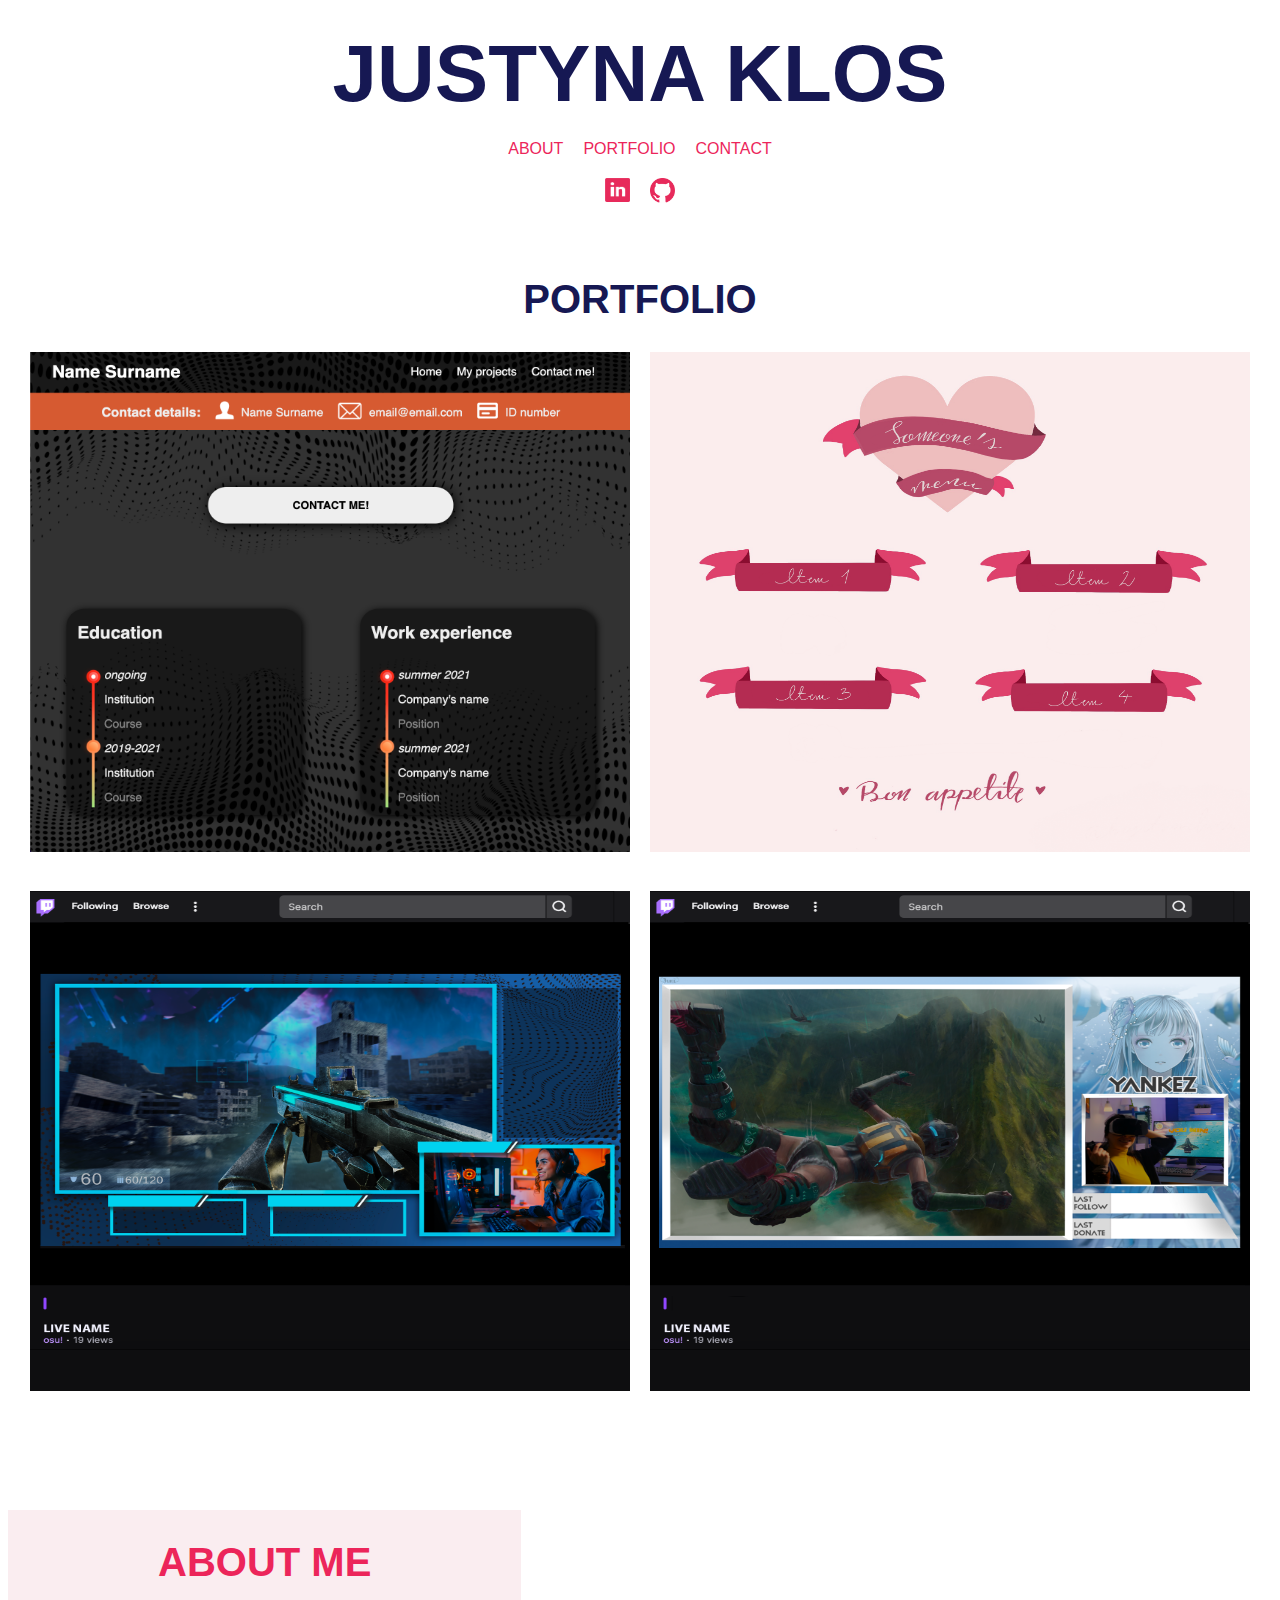
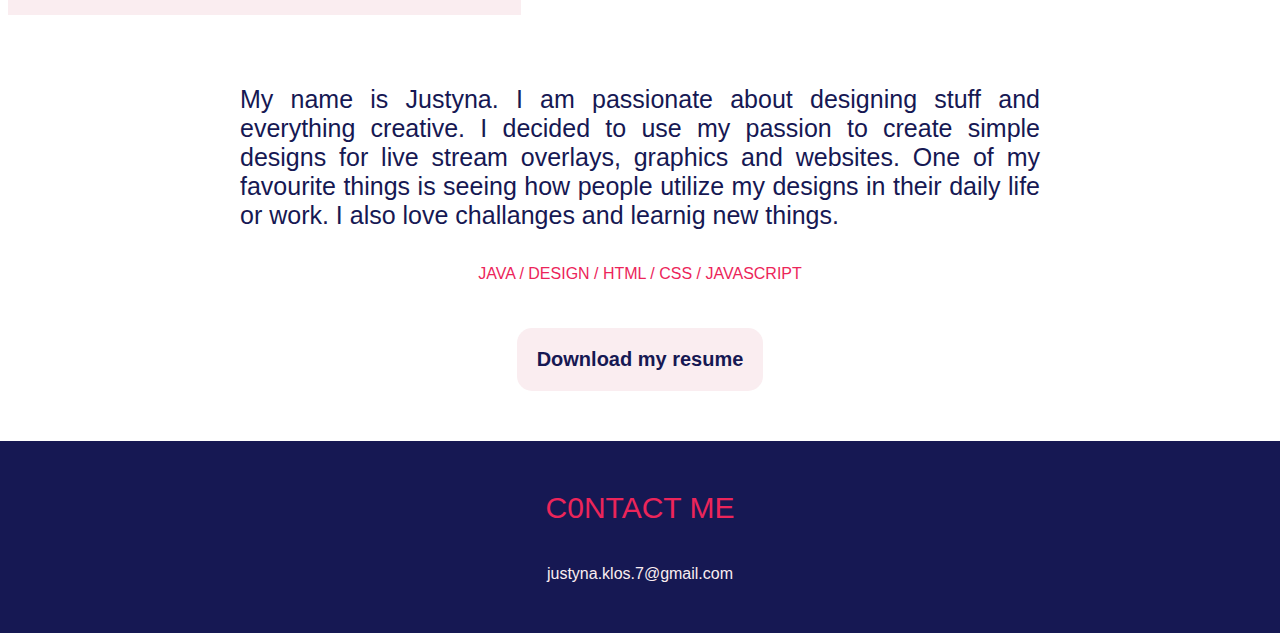
<file: portfolio-website/index.html>
<!DOCTYPE html>
<html lang="en">
<head>
    <meta charset="UTF-8">
    <meta http-equiv="X-UA-Compatible" content="IE=edge">
    <meta name="viewport" content="width=device-width, initial-scale=1.0">
    <title>Klos Portfolio</title>
    <link rel="stylesheet" href="style.css">
</head>
<body>

    <div class="header">
        <a id="name" href="index.html">JUSTYNA KLOS</a>
            <div id="links">
                <a href="#move1">ABOUT</a>
                <a href="#move2">PORTFOLIO</a>
                
                <a href="#he">CONTACT</a>
            </div>
            <div id="links2">
                <a href="https://www.linkedin.com/in/justyna-klos/" target="_blank"><img src="images/in.png"></a>
                <a href="https://github.com/juni3732" target="_blank"><img src="images/gif.png"></a>
            </div>
    </div>

   <div id="portfolio">

        <div id="portf">PORTFOLIO</div>
            <div id="move2" class="projects">
                <div id="row1">
                    <a  href="project1.html"><img src="images/cv.png"></a>
                   <a  href="project2.html"><img src="images/IMG_6863.PNG"></a>
                </div>
                <div id="row2">
                    <a  href="project3.html"><img class="ov" src="images/1.png"></a>
                    <a  href="project4.html"><img class="ov" src="images/2.png"></a>
                </div>
            </div>
   </div>

   <div class="about"> 
    <div id="flag">ABOUT ME</div>
    <div class="a-section">
        <div id="move1">My name is Justyna. I am passionate about designing stuff and everything creative.  I decided to use my passion to create simple designs for live stream overlays, graphics and websites. One of my favourite things is seeing how people utilize my designs in their daily life or work. I also love challanges and learnig new things.  </div>
    <div id="small"> JAVA / DESIGN / HTML / CSS / JAVASCRIPT</div>
    </div>
    
    <a download="" href="images/Justyna_Klos_CV.pdf" type="document/pdf">  <button type="button" >Download my resume</button> </a>
   </div>

  <div id="cont">
      <div id="he">C0NTACT ME</div>
      <div>justyna.klos.7@gmail.com</div>
  </div>

  
</body>
</html>
</file>
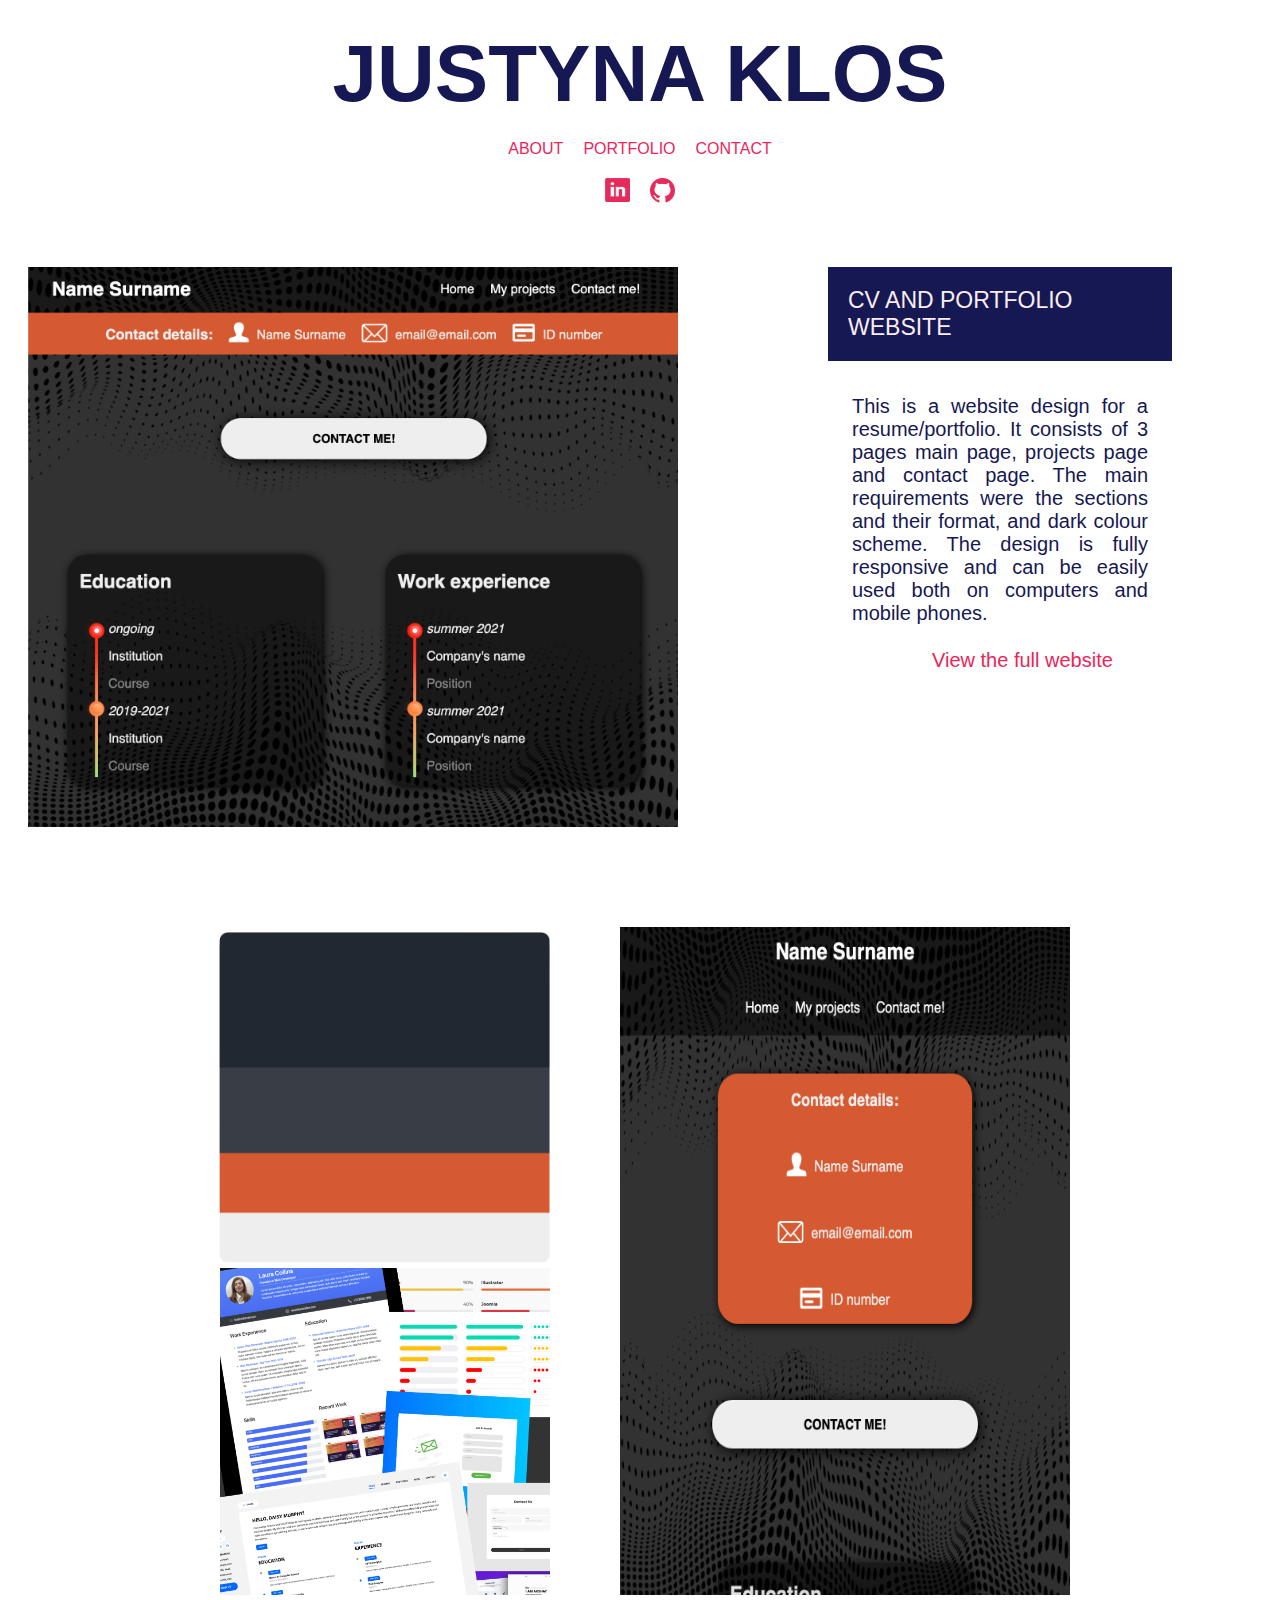
<file: portfolio-website/project1.html>
<!DOCTYPE html>
<html lang="en">
<head>
    <meta charset="UTF-8">
    <meta http-equiv="X-UA-Compatible" content="IE=edge">
    <meta name="viewport" content="width=device-width, initial-scale=1.0">
    <title>Website Design</title>
    <link rel="stylesheet" href="style.css">
</head>
<body>
    <div class="header">
        <a id="name" href="index.html">JUSTYNA KLOS</a>
            <div id="links">
                <a href="index.html#move1">ABOUT</a>
                <a href="index.html#move2">PORTFOLIO</a>
                
                <a href="index.html#he">CONTACT</a>
            </div>
            <div id="links2">
                <a href="https://www.linkedin.com/in/justyna-klos/" target="_blank"><img src="images/in.png"></a>
                <a href="https://github.com/juni3732" target="_blank"><img src="images/gif.png"></a>
            </div>
    </div>

    <div class="main-part">
        <img src="images/cv.png">

        <div class="description">
            <div id="h">CV AND PORTFOLIO WEBSITE</div>
            <div id="text">This is a website design for a resume/portfolio. It consists of 3 pages main page, projects page and contact page.
                The main requirements were the sections and their format, and dark colour scheme. 
                The design is fully responsive and can be easily used both on computers and mobile phones. 

                
            </div>
            <a href="https://juni3732.github.io/cv-website/index.html">View the full website</a>
         </div>
    </div>
  
   
  <div id="bot">
      <div id="column">
          <img  src="images/p2.png">
        <img  id="im"src="images/ideas.jpeg">
      </div>
    
      <img id="phone" src="images/3.png">
        
</body>
</file>
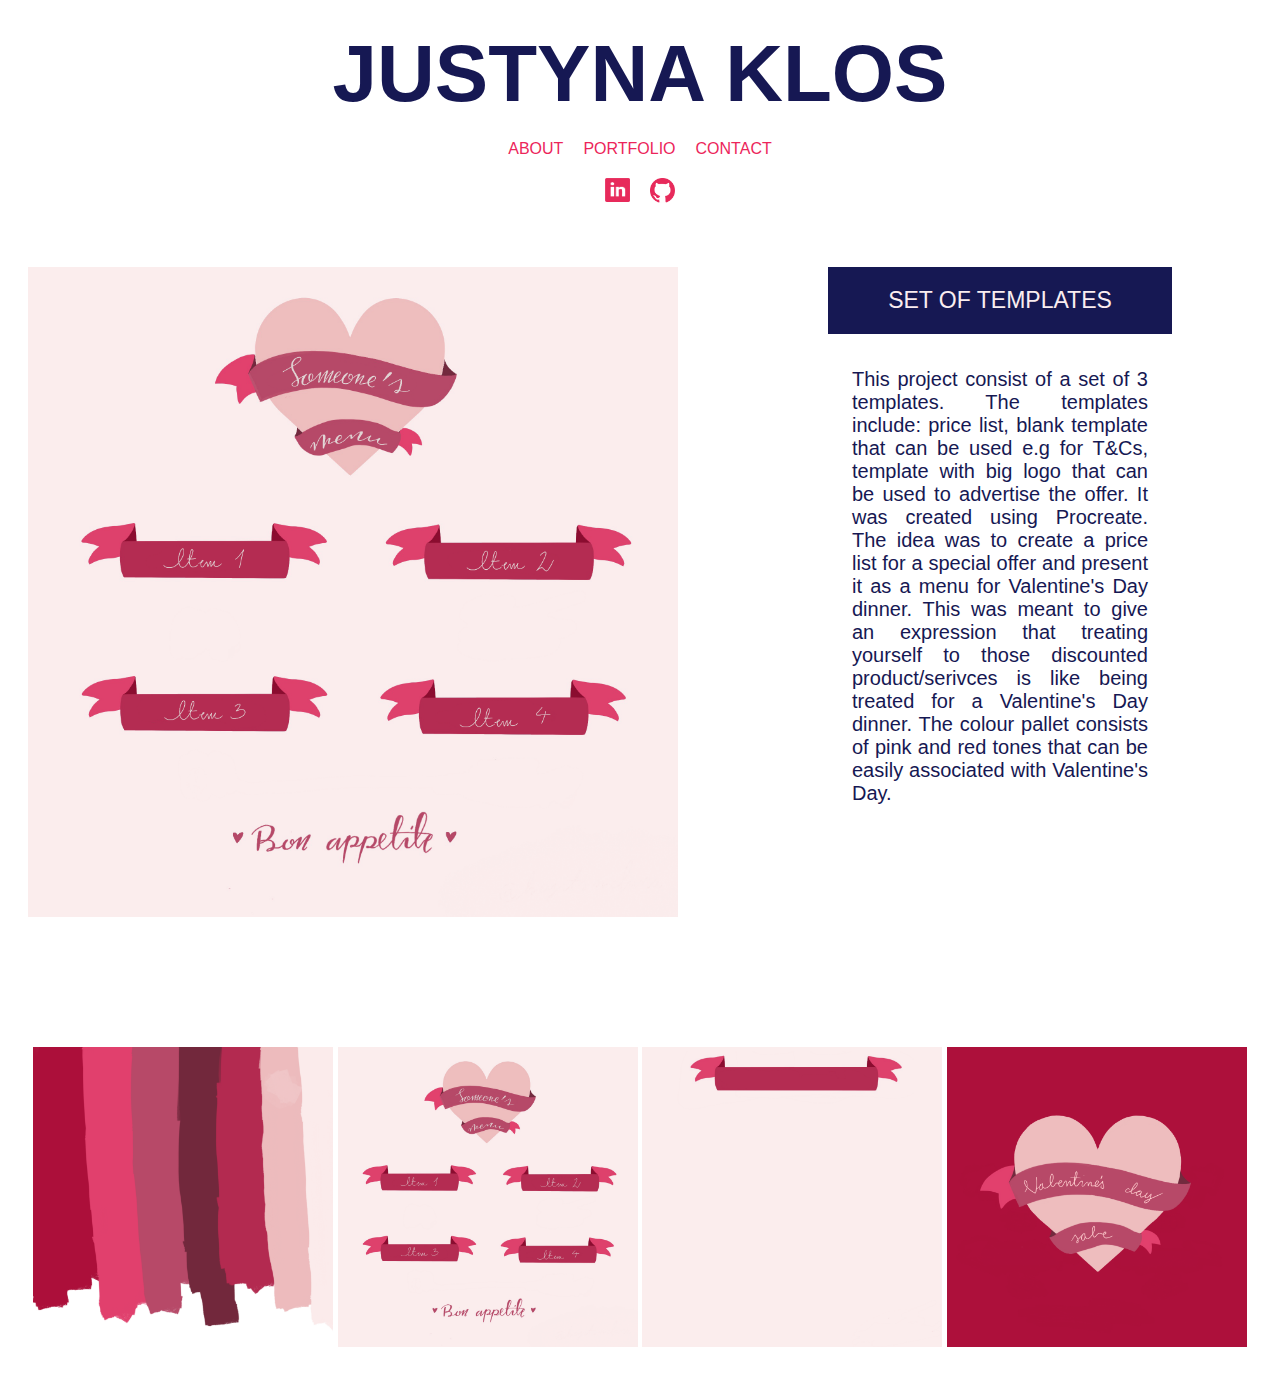
<file: portfolio-website/project2.html>
<!DOCTYPE html>
<html lang="en">
<head>
    <meta charset="UTF-8">
    <meta http-equiv="X-UA-Compatible" content="IE=edge">
    <meta name="viewport" content="width=device-width, initial-scale=1.0">
    <title>Templates Design</title>
    <link rel="stylesheet" href="style.css">
</head>
<body>
    <div class="header">
        <a id="name" href="index.html">JUSTYNA KLOS</a>
            <div id="links">
                <a href="index.html#move1">ABOUT</a>
                <a href="index.html#move2">PORTFOLIO</a>
                
                <a href="index.html#he">CONTACT</a>
            </div>
            <div id="links2">
                <a href="https://www.linkedin.com/in/justyna-klos/" target="_blank"><img src="images/in.png"></a>
                <a href="https://github.com/juni3732" target="_blank"><img src="images/gif.png"></a>
            </div>
    </div>

    <div class="main-part">
        <img src="images/IMG_6863.PNG">

        <div class="description">
            <div id="h">SET OF TEMPLATES</div>
            <div id="text">This project consist of a set of 3 templates. 
               The templates include: price list, blank template that can be used e.g for T&Cs, template with big logo that can be used to advertise the offer. It was created using Procreate.
                The idea was to create a price list for a special offer and present it as a menu for Valentine's Day dinner.
                This was meant to give an expression that treating yourself to those discounted product/serivces is like being treated for a Valentine's Day dinner.
                The colour pallet consists of pink and red tones that can be easily associated with Valentine's Day.
                
            </div>
         </div>
    </div>
    <div class="project-images">
        <img src="images/IMG_6864.PNG">
        <img  src="images/IMG_6863.PNG">
        <img  src="images/IMG_6865.PNG">
        <img  src="images/IMG_6866.PNG">
    </div>

  
</body>
</file>
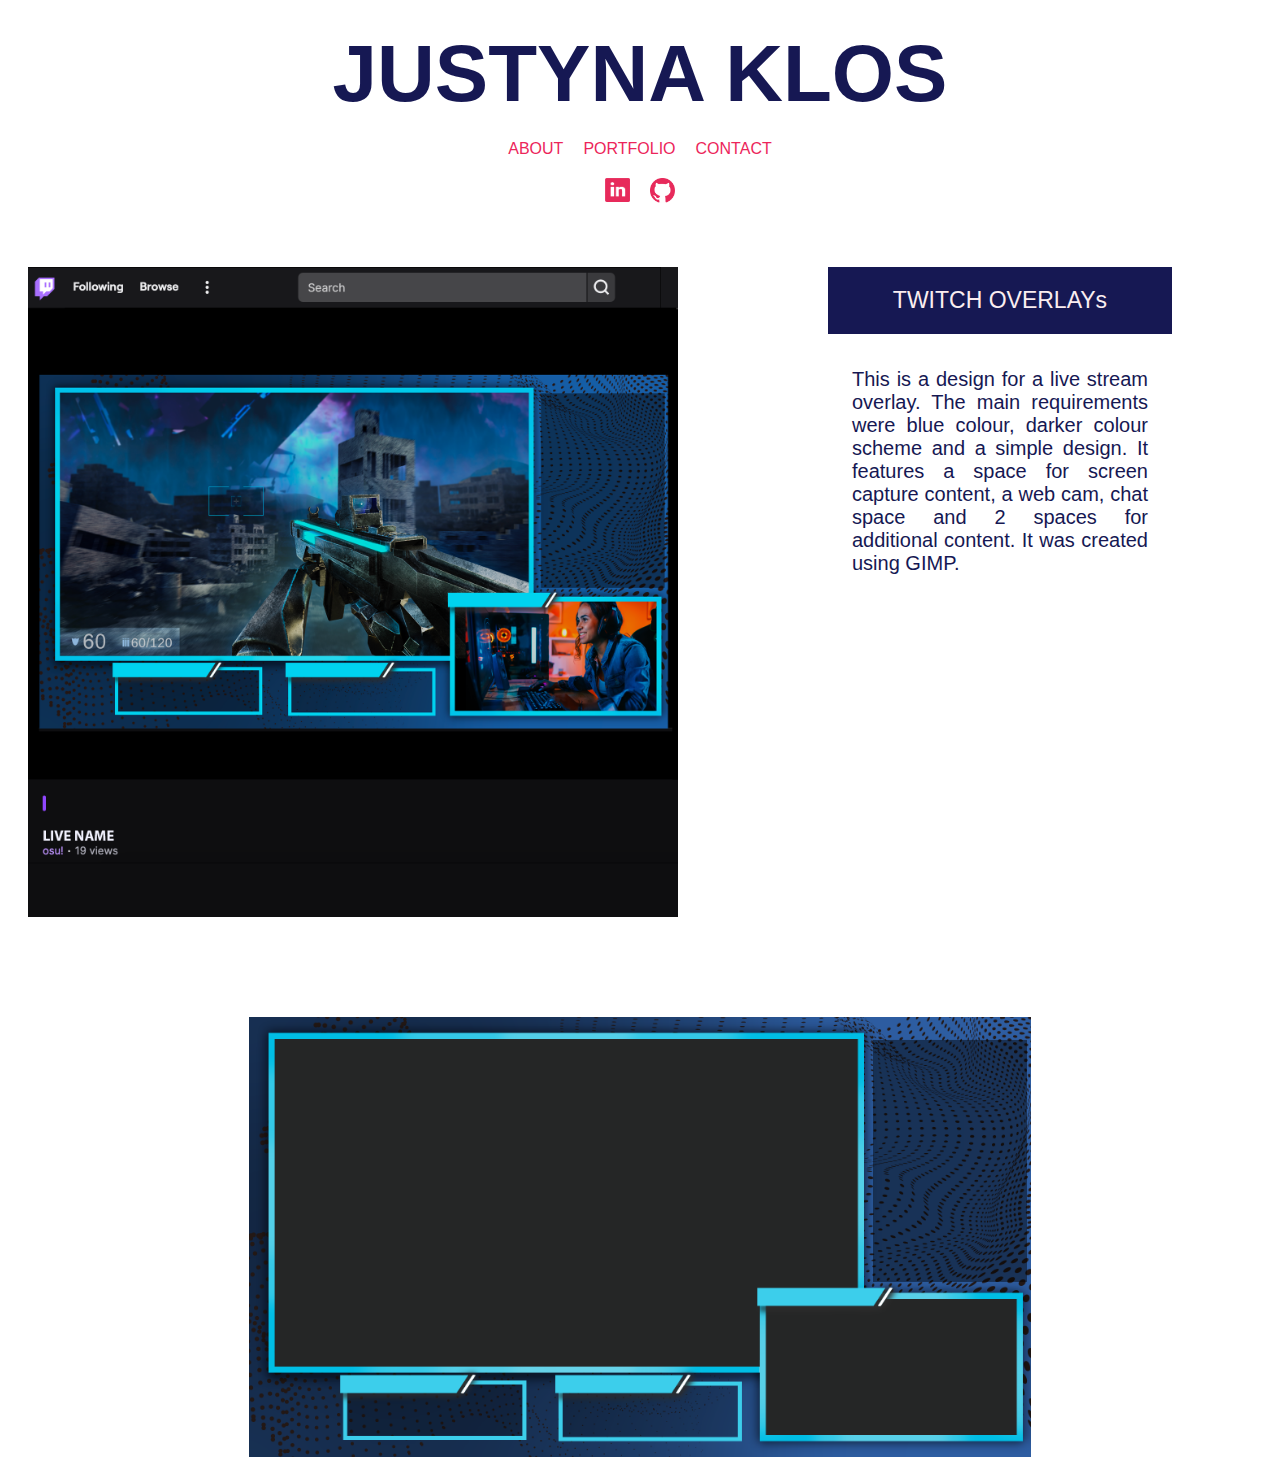
<file: portfolio-website/project3.html>
<!DOCTYPE html>
<html lang="en">
<head>
    <meta charset="UTF-8">
    <meta http-equiv="X-UA-Compatible" content="IE=edge">
    <meta name="viewport" content="width=device-width, initial-scale=1.0">
    <title>Overlay Design</title>
    <link rel="stylesheet" href="style.css">
</head>
<body>
    <div class="header">
        <a id="name" href="index.html">JUSTYNA KLOS</a>
            <div id="links">
                <a href="index.html#move1">ABOUT</a>
                <a href="index.html#move2">PORTFOLIO</a>
                
                <a href="index.html#he">CONTACT</a>
            </div>
            <div id="links2">
                <a href="https://www.linkedin.com/in/justyna-klos/" target="_blank"><img src="images/in.png"></a>
                <a href="https://github.com/juni3732" target="_blank"><img src="images/gif.png"></a>
            </div>
    </div>

    <div class="main-part">
        <img src="images/1.png">

        <div class="description">
            <div id="h">TWITCH OVERLAYs</div>
            <div id="text">This is a design for a live stream overlay. The main requirements were blue colour, darker colour scheme and a simple design.
                It features a space for screen capture content, a web cam, chat space and 2 spaces for additional content.
                It was created using GIMP.
            </div>
         </div>
    </div>
<div id="bot2">
    
    <img class="over" src="images/ov2.png">
  
</div>
    
</body>
</file>
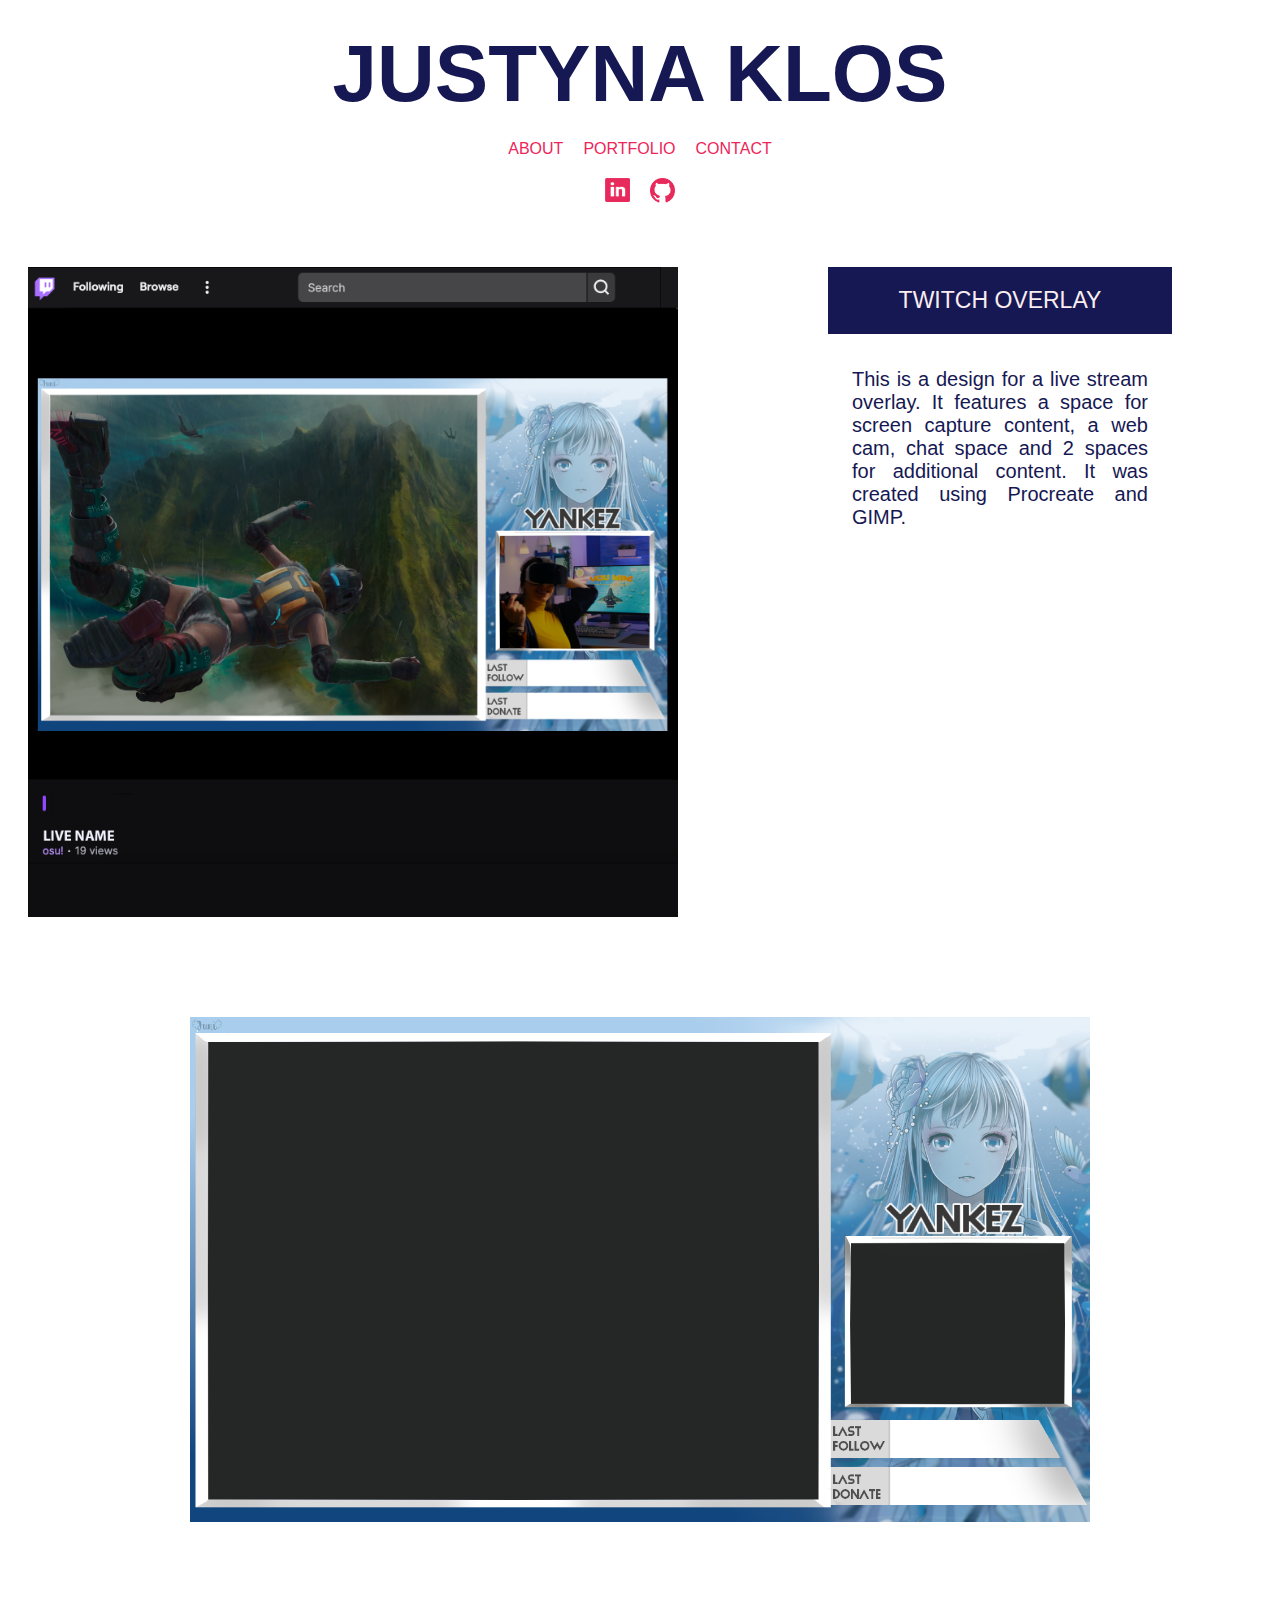
<file: portfolio-website/project4.html>
<!DOCTYPE html>
<html lang="en">
<head>
    <meta charset="UTF-8">
    <meta http-equiv="X-UA-Compatible" content="IE=edge">
    <meta name="viewport" content="width=device-width, initial-scale=1.0">
    <title>Overlay Design</title>
    <link rel="stylesheet" href="style.css">
</head>
<body>
    <div class="header">
        <a id="name" href="index.html">JUSTYNA KLOS</a>
            <div id="links">
                <a href="index.html#move1">ABOUT</a>
                <a href="index.html#move2">PORTFOLIO</a>
                
                <a href="index.html#he">CONTACT</a>
            </div>
            <div id="links2">
                <a href="https://www.linkedin.com/in/justyna-klos/" target="_blank"><img src="images/in.png"></a>
                <a href="https://github.com/juni3732" target="_blank"><img src="images/gif.png"></a>
            </div>
    </div>

    <div class="main-part">
        <img src="images/2.png">

        <div class="description">
            <div id="h">TWITCH OVERLAY</div>
            <div id="text">This is a design for a live stream overlay. 
                It features a space for screen capture content, a web cam, chat space and 2 spaces for additional content.
                It was created using Procreate and GIMP.
            
            </div>
         </div>
    </div>
   
        <img class="over" src="images/8.png">
        
    
  
</body>
</file>
<file: portfolio-website/style.css>
#name{
    display: flex;
    justify-content: center;
    font-size: 80px;
    font-weight: 600;
    margin-top: 20px;
    color: #161853;
}
body{
    display: flex;
    align-items: center;
    justify-content: center;
    flex-direction: column;
    font-family: 'Trebuchet MS', 'Lucida Sans Unicode', 'Lucida Grande', 'Lucida Sans', Arial, sans-serif;
   
}

.header{
    display: flex;
    flex-direction: column;
}

#portfolio{
    display: flex;
    flex-direction: column;
    align-items: center;
    justify-content: center;
}

.ov{
    padding-top: 10px;
}

img{
    width: 600px;
    max-width: 100%;
    height: 500px;
}

.projects{
    display: flex;
    flex-direction: column;
    align-items: center;
    justify-content: center;
}
#row1, #row2{
    display: flex;
    flex-direction: row;
}
.about{
    display: flex;
    align-items: center;
    flex-direction: column;
    margin-top: 100px;
    width: 100%;
}
#cont #he{
    font-size: 30px;
    color: #EC255A;
}

#cont div{
    size: 20px;
    padding: 20px;
    
}
#cont{
    display: flex;
    flex-direction: column;
    justify-content: center;
    align-items: center;
    padding: 30px;
    background-color: #161853;
    width: 100%;
    color: #faedf0;
    margin-top: 40px;
}
a{
    color: #EC255A;
    text-decoration: none;
    margin: 10px;
}

#links{
    display: flex;
    justify-content: center;
    
}

#portfolio div{
    color: #161853;
    font-weight: bolder;
    font-size: 40px;
}

#portfolio{
    margin-top: 60px;
}

#portf{
    margin-bottom: 20px;
}

.about div{
    color: #161853;
}

#flag{
    color: #EC255A;
    background-color: #faedf0;
    padding: 30px;
    padding-left: 150px;
    padding-right: 150px;
    font-size: 40px;
    font-weight: bolder;
    align-self: flex-start;
}

.a-section{
    display: flex;
flex-direction: column;
justify-content: center;
align-items: center;
width: 800px;
margin-top: 70px;
font-size: 25px;
text-align: justify;
  text-justify: inter-word;

}
.main-part{
    display: flex;
    justify-content: flex-start;
    margin-top: 50px;
}   

#small{
    font-size: 16px;
    margin: 35px;
    color: #EC255A;
}

.main-part img{
    width:650px;
    height: auto;
    padding-right: 20px;
    padding-left: 20px;
}

.project-images img{
    width:300px;
    height: auto;
}

.project-images{
    margin-top: 130px;
    margin-bottom: 30px;
}

.description {
    width: 400px;
    margin-left: 130px;
    color: #161853;
   
    margin-right: 100px;
    margin-top: 0px;

}

.description #text{
   
    font-size: 20px;
    padding: 24px;
    text-align: justify;
  text-justify: inter-word;
}

#h{
    display: flex;
    justify-content: center;
    padding: 20px;
    margin-bottom: 10px;
    font-size: 23px;
    background-color:#161853;
    color: #faedf0;
}

.about button{
    background-color: #faedf0;
    color: #161853;
    font-weight: bold;
    font-size: 20px;
    padding: 20px;
    border: none;
    border-radius: 15px;
}



#column{
    display: flex;
    flex-direction: column;
    align-items: center;
}

#bot{
    display: flex;
    margin-bottom: 30px;
    margin-top: 100px;
}

#bot #im{
width: 330px;
height: auto;
}



#column img{
    width:350px;
    height: auto;
}

#phone{
    height: 668px;
    width: 450px;
    padding-left: 60px;
}

.over{
    display: flex;
    justify-content: center;
    align-items: center;
    height: auto;
    width: 900px;
    margin: 100px;
}

#bot2{
    display: flex;
    justify-content: center;
   
}

#bot2 .over{
    width: auto;
    height: 440px;
    margin: 0px;
    margin-top: 100px;
}

.header img{
    width: 25px;
    height: auto;
}

#links2{
    display: flex;
    justify-content: center;
}

.description a{
color: #EC255A;
font-size: 20px;
padding: 24px;
margin-left: 80px;
}
</file>
